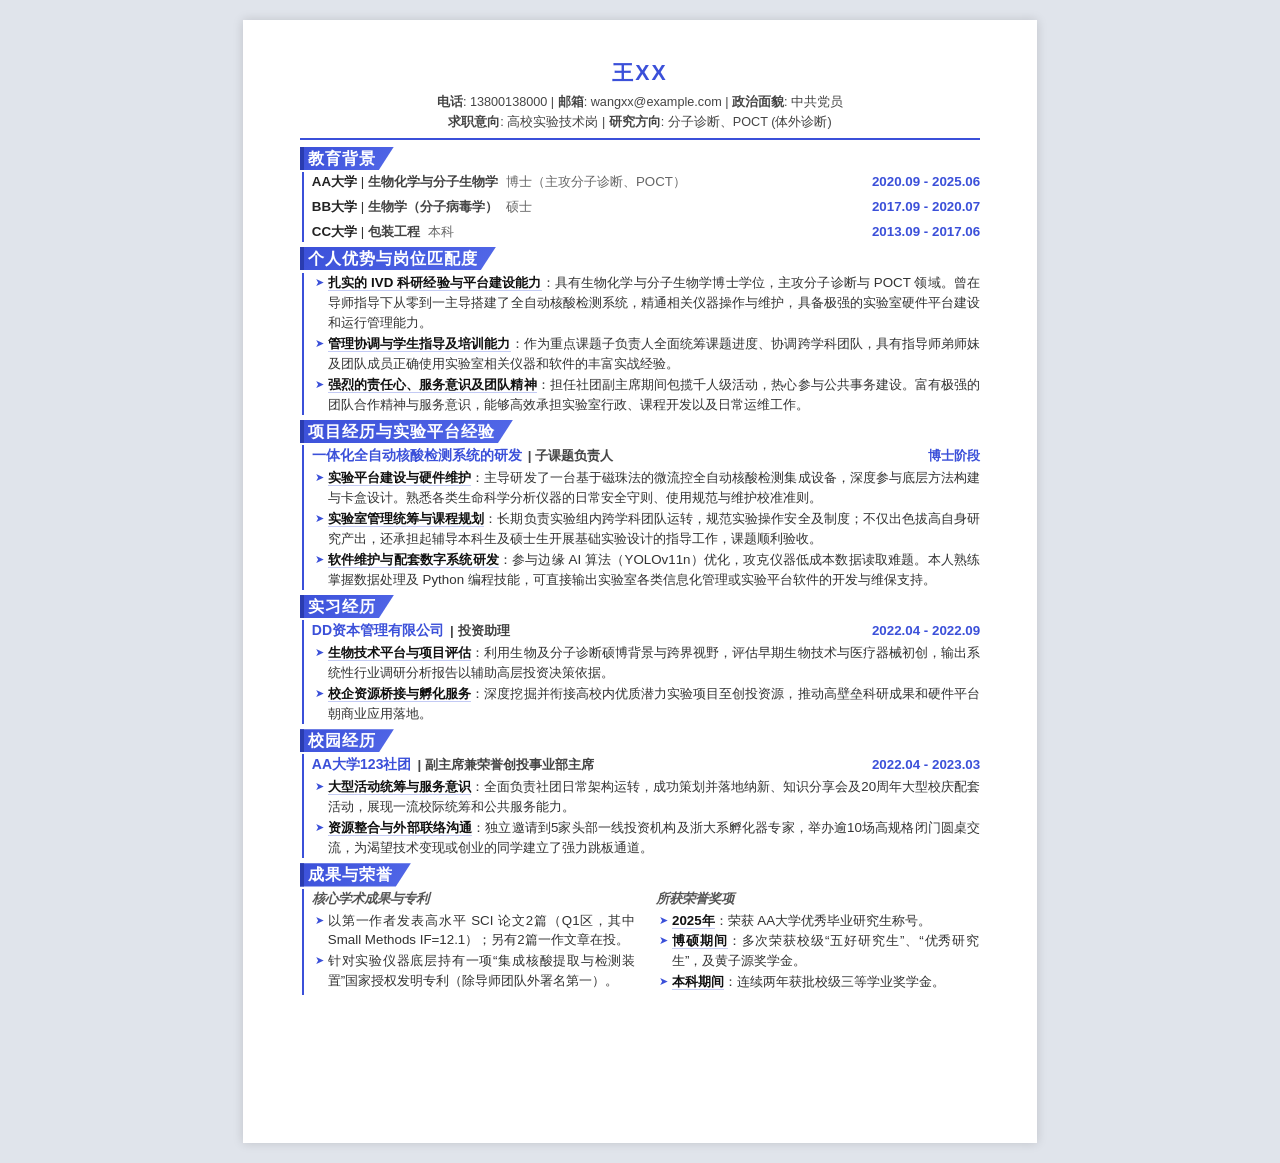
<file: resume-pipeline/3-pdf-generator/index.html>
<!DOCTYPE html>
<html>
<head>
    <meta charset="UTF-8">
    <style>
        /* ===== Blue-Purple 单页简历模板 ===== */
/* 不设默认字体大小，由 AI 在 Step 2.5 根据内容量动态决定 */
/* 字号层级约束：h1 > h2 > section-title > item-title ≥ body */
/* 默认行距 1.5（范围 1.3–1.8） */

body {
    font-family: -apple-system, BlinkMacSystemFont, "Segoe UI", Roboto, "Helvetica Neue", Arial, sans-serif;
    margin: 0;
    background: #e0e4eb;
    color: #333;
    line-height: 1.5;
    /* font-size 不在此设定，由 AI 动态注入 */
}

@page {
    size: A4;
    margin: 0;
}

.a4-page {
    width: 210mm;
    min-height: 297mm;
    max-height: 297mm;
    overflow: hidden;
    padding: 12mm 15mm 12mm 15mm;
    box-sizing: border-box;
    background: #fff;
    margin: 20px auto;
    box-shadow: 0 0 10px rgba(0, 0, 0, 0.15);
}

@media print {
    body {
        background: #fff;
    }

    .a4-page {
        box-shadow: none;
        margin: 0;
        padding: 12mm 15mm 12mm 15mm;
        min-height: auto;
        max-height: 297mm;
        overflow: hidden;
    }

    .item {
        page-break-inside: avoid !important;
        break-inside: avoid !important;
    }

    .section-title,
    .item-header {
        page-break-after: avoid !important;
        break-after: avoid !important;
    }
}

/* ===== Header ===== */
.header {
    text-align: center;
    margin-bottom: 4px;
    border-bottom: 2px solid #3B50D9;
    padding-bottom: 5px;
}

.header h1 {
    /* h1 字号由 AI 动态设定，必须 > h2 */
    color: #3B50D9;
    margin: 0 0 3px 0;
    letter-spacing: 2px;
}

.header p {
    margin: 2px 0;
    color: #444;
}

/* ===== Section Title（蓝紫渐变旗帜） ===== */
.section-title {
    display: inline-flex;
    background: linear-gradient(135deg, #3B50D9 0%, #5268E8 100%);
    clip-path: polygon(0 0, 100% 0, calc(100% - 15px) 100%, 0 100%);
    position: relative;
    padding: 3px 18px 3px 8px;
    margin: 5px 0 4px 0;
}

.section-title::before {
    content: '';
    position: absolute;
    left: 0;
    top: 0;
    bottom: 0;
    width: 4px;
    background-color: #2a3cb0;
}

.section-title h2 {
    color: #fff;
    margin: 0;
    /* h2 字号由 AI 动态设定，必须 < h1 且 ≥ item-title */
    letter-spacing: 1px;
    line-height: 1.2;
}

/* ===== Section Content（左侧蓝线） ===== */
.section-content {
    border-left: 2px solid #3B50D9;
    padding-left: 8px;
    margin-left: 2px;
    margin-bottom: 4px;
}

/* ===== 列表 ===== */
ul {
    padding-left: 1.2em;
    margin: 2px 0 2px 0;
}

li {
    list-style: none;
    position: relative;
    margin-bottom: 2px;
    text-align: justify;
}

li::before {
    content: '➤';
    color: #3B50D9;
    position: absolute;
    left: -1.2em;
    top: 1px;
    font-size: 0.8em;
}

/* ===== Item ===== */
.item {
    margin-bottom: 5px;
}

.item:last-child {
    margin-bottom: 0;
}

.item-header {
    display: flex;
    justify-content: space-between;
    align-items: baseline;
    margin-bottom: 2px;
}

.item-title {
    color: #3B50D9;
    font-weight: bold;
    /* item-title 字号由 AI 动态设定，必须 ≤ h2 且 ≥ body */
}

.item-org {
    color: #444;
    font-weight: bold;
    margin-left: 6px;
}

.item-date {
    color: #3B50D9;
    font-weight: bold;
    white-space: nowrap;
}

.item-desc {
    font-style: italic;
    color: #555;
    margin-bottom: 2px;
}

/* ===== 关键词高亮 ===== */
.k {
    color: #111;
    font-weight: 800;
    border-bottom: 1px solid rgba(59, 80, 217, 0.3);
}

/* ===== 教育背景 ===== */
.edu-item {
    margin-bottom: 3px;
}

.edu-header {
    display: flex;
    justify-content: space-between;
    align-items: baseline;
}

.edu-school {
    font-weight: 800;
    color: #222;
}

.edu-major {
    font-weight: bold;
    color: #444;
}

.edu-detail {
    color: #666;
    margin-left: 8px;
}

/* ===== 大模块分栏（Section 级别） ===== */
/* 用于内含多个次级标题的整个 section-content */
/* 栏数 = 次级标题数量 */
.section-2col {
    column-count: 2;
    column-gap: 20px;
}

.section-2col .item {
    break-inside: avoid;
}

.section-3col {
    column-count: 3;
    column-gap: 16px;
}

.section-3col .item {
    break-inside: avoid;
}

/* 自定义宽度比例的三栏布局（如 1.5 : 1 : 1） */
.section-3col-unequal {
    display: grid;
    grid-template-columns: 1.5fr 1fr 1fr;
    gap: 16px;
}

.section-3col-unequal .item {
    break-inside: avoid;
}
        body { font-family: Arial, "Microsoft YaHei", "微软雅黑", SimSun, "宋体", sans-serif; font-size: 10pt; line-height: 1.5; }
        .a4-page { padding: 10mm 15mm 10mm 15mm; }
        .header h1 { font-size: 16pt; }
        .header p { font-size: 9.5pt; margin: 1px 0; }
        .section-title h2 { font-size: 12pt; }
        .item-title { font-size: 10.5pt; }
        .item { margin-bottom: 5px; }
        .section-title { margin: 3px 0 2px 0; padding: 2px 18px 2px 8px; }
        .section-content { margin-bottom: 2px; }
        ul { margin: 1px 0; }
        li { margin-bottom: 1px; }
    </style>
</head>
<body>
    <div class="a4-page">
        <!-- Header -->
        <div class="header">
            <h1>王XX</h1>
            <p><strong>电话</strong>: 13800138000 | <strong>邮箱</strong>: wangxx@example.com | <strong>政治面貌</strong>: 中共党员</p>
            <p><strong>求职意向</strong>: 高校实验技术岗 | <strong>研究方向</strong>: 分子诊断、POCT (体外诊断)</p>
        </div>

        <div class="section">
            <div class="section-title"><h2>教育背景</h2></div>
            <div class="section-content">
                <div class="item edu-item">
                    <div class="edu-header">
                        <div><span class="edu-school">AA大学</span> | <span class="edu-major">生物化学与分子生物学</span><span class="edu-detail">博士（主攻分子诊断、POCT）</span></div>
                        <div class="item-date">2020.09 - 2025.06</div>
                    </div>
                </div>
                <div class="item edu-item">
                    <div class="edu-header">
                        <div><span class="edu-school">BB大学</span> | <span class="edu-major">生物学（分子病毒学）</span><span class="edu-detail">硕士</span></div>
                        <div class="item-date">2017.09 - 2020.07</div>
                    </div>
                </div>
                <div class="item edu-item">
                    <div class="edu-header">
                        <div><span class="edu-school">CC大学</span> | <span class="edu-major">包装工程</span><span class="edu-detail">本科</span></div>
                        <div class="item-date">2013.09 - 2017.06</div>
                    </div>
                </div>
            </div>
        </div>

        <div class="section">
            <div class="section-title"><h2>个人优势与岗位匹配度</h2></div>
            <div class="section-content">
                <div class="item">
                    <ul>
                        <li><span class="k">扎实的 IVD 科研经验与平台建设能力</span>：具有生物化学与分子生物学博士学位，主攻分子诊断与 POCT 领域。曾在导师指导下从零到一主导搭建了全自动核酸检测系统，精通相关仪器操作与维护，具备极强的实验室硬件平台建设和运行管理能力。</li>
                        <li><span class="k">管理协调与学生指导及培训能力</span>：作为重点课题子负责人全面统筹课题进度、协调跨学科团队，具有指导师弟师妹及团队成员正确使用实验室相关仪器和软件的丰富实战经验。</li>
                        <li><span class="k">强烈的责任心、服务意识及团队精神</span>：担任社团副主席期间包揽千人级活动，热心参与公共事务建设。富有极强的团队合作精神与服务意识，能够高效承担实验室行政、课程开发以及日常运维工作。</li>
                    </ul>
                </div>
            </div>
        </div>

        <div class="section">
            <div class="section-title"><h2>项目经历与实验平台经验</h2></div>
            <div class="section-content">
                <div class="item">
                    <div class="item-header">
                        <div><span class="item-title">一体化全自动核酸检测系统的研发</span><span class="item-org">| 子课题负责人</span></div>
                        <div class="item-date">博士阶段</div>
                    </div>
                    <ul>
                        <li><span class="k">实验平台建设与硬件维护</span>：主导研发了一台基于磁珠法的微流控全自动核酸检测集成设备，深度参与底层方法构建与卡盒设计。熟悉各类生命科学分析仪器的日常安全守则、使用规范与维护校准准则。</li>
                        <li><span class="k">实验室管理统筹与课程规划</span>：长期负责实验组内跨学科团队运转，规范实验操作安全及制度；不仅出色拔高自身研究产出，还承担起辅导本科生及硕士生开展基础实验设计的指导工作，课题顺利验收。</li>
                        <li><span class="k">软件维护与配套数字系统研发</span>：参与边缘 AI 算法（YOLOv11n）优化，攻克仪器低成本数据读取难题。本人熟练掌握数据处理及 Python 编程技能，可直接输出实验室各类信息化管理或实验平台软件的开发与维保支持。</li>
                    </ul>
                </div>
            </div>
        </div>

        <div class="section">
            <div class="section-title"><h2>实习经历</h2></div>
            <div class="section-content">
                <div class="item">
                    <div class="item-header">
                        <div><span class="item-title">DD资本管理有限公司</span><span class="item-org">| 投资助理</span></div>
                        <div class="item-date">2022.04 - 2022.09</div>
                    </div>
                    <ul>
                        <li><span class="k">生物技术平台与项目评估</span>：利用生物及分子诊断硕博背景与跨界视野，评估早期生物技术与医疗器械初创，输出系统性行业调研分析报告以辅助高层投资决策依据。</li>
                        <li><span class="k">校企资源桥接与孵化服务</span>：深度挖掘并衔接高校内优质潜力实验项目至创投资源，推动高壁垒科研成果和硬件平台朝商业应用落地。</li>
                    </ul>
                </div>
            </div>
        </div>

        <div class="section">
            <div class="section-title"><h2>校园经历</h2></div>
            <div class="section-content">
                <div class="item">
                    <div class="item-header">
                        <div><span class="item-title">AA大学123社团</span><span class="item-org">| 副主席兼荣誉创投事业部主席</span></div>
                        <div class="item-date">2022.04 - 2023.03</div>
                    </div>
                    <ul>
                        <li><span class="k">大型活动统筹与服务意识</span>：全面负责社团日常架构运转，成功策划并落地纳新、知识分享会及20周年大型校庆配套活动，展现一流校际统筹和公共服务能力。</li>
                        <li><span class="k">资源整合与外部联络沟通</span>：独立邀请到5家头部一线投资机构及浙大系孵化器专家，举办逾10场高规格闭门圆桌交流，为渴望技术变现或创业的同学建立了强力跳板通道。</li>
                    </ul>
                </div>
            </div>
        </div>

        <div class="section">
            <div class="section-title"><h2>成果与荣誉</h2></div>
            <div class="section-content section-2col">
                <div class="item">
                    <div class="item-desc"><strong>核心学术成果与专利</strong></div>
                    <ul>
                        <li>以第一作者发表高水平 SCI 论文2篇（Q1区，其中 Small Methods IF=12.1）；另有2篇一作文章在投。</li>
                        <li>针对实验仪器底层持有一项“集成核酸提取与检测装置”国家授权发明专利（除导师团队外署名第一）。</li>
                    </ul>
                </div>
                <div class="item">
                    <div class="item-desc"><strong>所获荣誉奖项</strong></div>
                    <ul>
                        <li><span class="k">2025年</span>：荣获 AA大学优秀毕业研究生称号。</li>
                        <li><span class="k">博硕期间</span>：多次荣获校级“五好研究生”、“优秀研究生”，及黄子源奖学金。</li>
                        <li><span class="k">本科期间</span>：连续两年获批校级三等学业奖学金。</li>
                    </ul>
                </div>
            </div>
        </div>
    </div>
</body>
</html>
</file>
